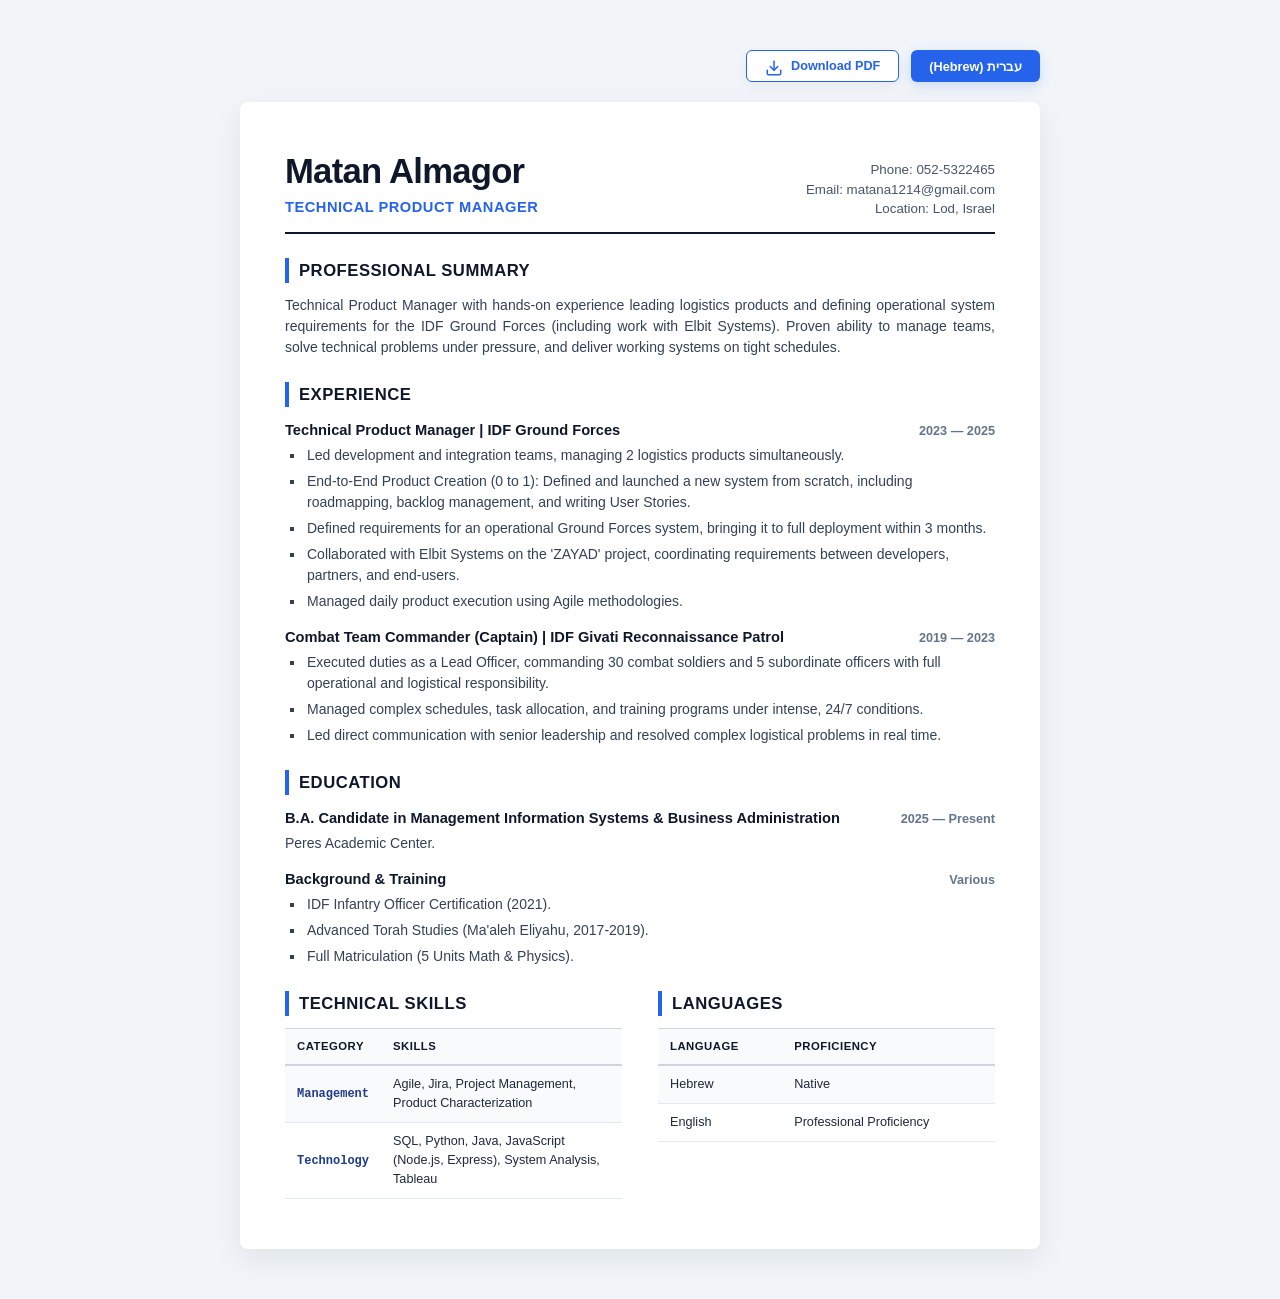
<file: index.html>
<!doctype html>
<html lang="en">
  <head>
    <meta charset="UTF-8" />
    <meta name="viewport" content="width=device-width, initial-scale=1.0" />
    <title>Matan Almagor - Resume</title>
    <link rel="stylesheet" href="cv.css?v=2" />
    <script src="cv.js?v=2"></script>
  </head>
  <body onload="renderCV()">
    <div class="actions-container">
      <button
        class="action-btn download-btn"
        id="btn-download-pdf"
        onclick="downloadPDF()"
      ></button>
      <button
        class="action-btn lang-btn"
        id="btn-toggle-lang"
        onclick="toggleLanguage()"
      >
        עברית (Hebrew)
      </button>
    </div>

    <div class="cv-page" id="cv-root">
      <div id="cv-content"></div>
    </div>
  </body>
</html>
</file>
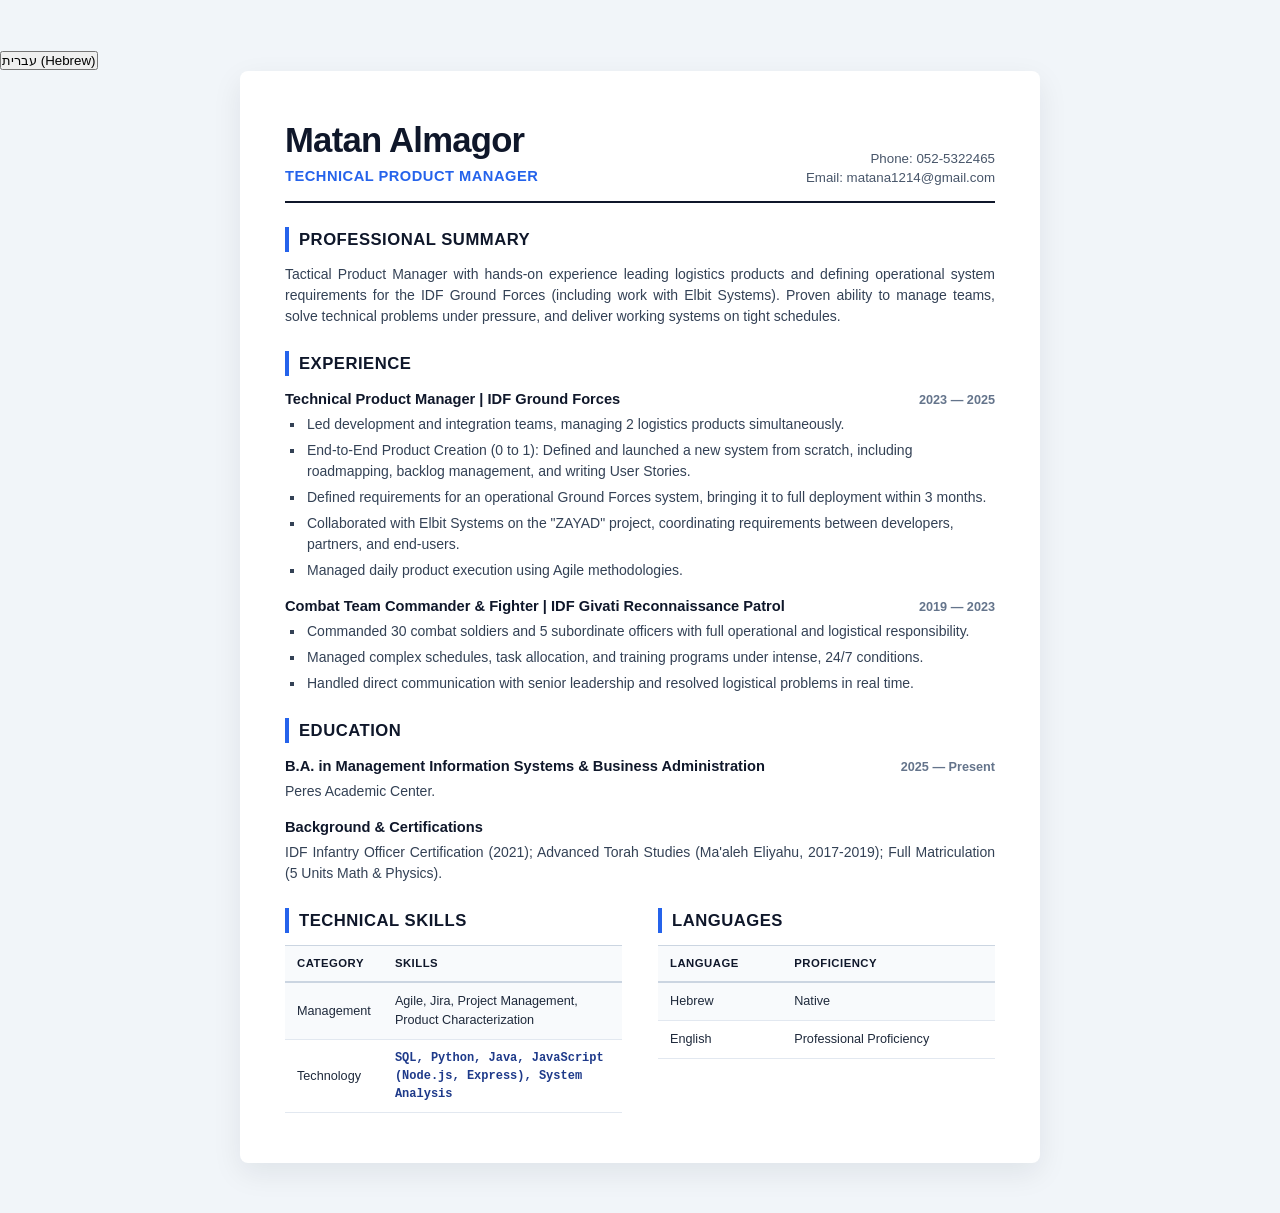
<file: cv.html>
<!doctype html>
<html lang="en">
  <head>
    <meta charset="UTF-8" />
    <meta name="viewport" content="width=device-width, initial-scale=1.0" />
    <title>Matan Almagor - Resume</title>
    <link rel="stylesheet" href="cv.css" />
    <script src="cv.js"></script>
  </head>
  <body>
    <div class="lang-switcher-container">
      <button
        class="lang-switcher-btn"
        id="btn-toggle-lang"
        onclick="toggleLanguage()"
      >
        עברית (Hebrew)
      </button>
    </div>

    <div class="cv-page" id="cv-root">
      <div id="cv-content">
        <div class="header-table" dir="ltr">
          <div class="header-cell-left">
            <h1>Matan Almagor</h1>
            <div class="subtitle">Technical Product Manager</div>
          </div>
          <div class="header-cell-right">
            <div>Phone: 052-5322465</div>
            <div>Email: matana1214@gmail.com</div>
          </div>
        </div>

        <div class="section-block" dir="ltr">
          <h2>Professional Summary</h2>
          <p>
            Tactical Product Manager with hands-on experience leading logistics
            products and defining operational system requirements for the IDF
            Ground Forces (including work with Elbit Systems). Proven ability to
            manage teams, solve technical problems under pressure, and deliver
            working systems on tight schedules.
          </p>
        </div>

        <div class="section-block" dir="ltr">
          <h2>Experience</h2>
          <div class="item-block">
            <div class="item-title-row">
              <span class="item-title"
                >Technical Product Manager | IDF Ground Forces</span
              >
              <span class="item-date">2023 — 2025</span>
            </div>
            <ul class="bullet-list">
              <li>
                Led development and integration teams, managing 2 logistics
                products simultaneously.
              </li>
              <li>
                End-to-End Product Creation (0 to 1): Defined and launched a new
                system from scratch, including roadmapping, backlog management,
                and writing User Stories.
              </li>
              <li>
                Defined requirements for an operational Ground Forces system,
                bringing it to full deployment within 3 months.
              </li>
              <li>
                Collaborated with Elbit Systems on the "ZAYAD" project,
                coordinating requirements between developers, partners, and
                end-users.
              </li>
              <li>
                Managed daily product execution using Agile methodologies.
              </li>
            </ul>
          </div>
          <div class="item-block">
            <div class="item-title-row">
              <span class="item-title"
                >Combat Team Commander & Fighter | IDF Givati Reconnaissance
                Patrol</span
              >
              <span class="item-date">2019 — 2023</span>
            </div>
            <ul class="bullet-list">
              <li>
                Commanded 30 combat soldiers and 5 subordinate officers with
                full operational and logistical responsibility.
              </li>
              <li>
                Managed complex schedules, task allocation, and training
                programs under intense, 24/7 conditions.
              </li>
              <li>
                Handled direct communication with senior leadership and resolved
                logistical problems in real time.
              </li>
            </ul>
          </div>
        </div>

        <div class="section-block" dir="ltr">
          <h2>Education</h2>
          <div class="item-block">
            <div class="item-title-row">
              <span class="item-title"
                >B.A. in Management Information Systems & Business
                Administration</span
              >
              <span class="item-date">2025 — Present</span>
            </div>
            <p style="margin-top: 4px">Peres Academic Center.</p>
          </div>
          <div class="item-block">
            <div class="item-title-row">
              <span class="item-title">Background & Certifications</span>
            </div>
            <p style="margin-top: 4px">
              IDF Infantry Officer Certification (2021); Advanced Torah Studies
              (Ma'aleh Eliyahu, 2017-2019); Full Matriculation (5 Units Math &
              Physics).
            </p>
          </div>
        </div>

        <div class="tables-layout" dir="ltr">
          <div class="table-col table-col-left">
            <h2>Technical Skills</h2>
            <table>
              <tr>
                <th>Category</th>
                <th>Skills</th>
              </tr>
              <tr>
                <td>Management</td>
                <td>
                  Agile, Jira, Project Management, Product Characterization
                </td>
              </tr>
              <tr>
                <td>Technology</td>
                <td class="tech-font">
                  SQL, Python, Java, JavaScript (Node.js, Express), System
                  Analysis
                </td>
              </tr>
            </table>
          </div>
          <div class="table-col table-col-right">
            <h2>Languages</h2>
            <table>
              <tr>
                <th>Language</th>
                <th>Proficiency</th>
              </tr>
              <tr>
                <td>Hebrew</td>
                <td>Native</td>
              </tr>
              <tr>
                <td>English</td>
                <td>Professional Proficiency</td>
              </tr>
            </table>
          </div>
        </div>
      </div>
    </div>
  </body>
</html>
</file>
<file: cv.css>
/* Modern Minimalist & Professional Print Palette */
@page {
  size: A4;
  margin: 18mm 16mm;
  background-color: #ffffff;
}

* {
  box-sizing: border-box;
  margin: 0;
  padding: 0;
}

/* Browser View Page Wrapping - Centered A4 mockup with premium shadow */
body {
  font-family:
    -apple-system, BlinkMacSystemFont, "Segoe UI", Roboto, Helvetica, Arial,
    sans-serif;
  color: #1e293b;
  background-color: #f1f5f9; /* Sleek light grey slate background for web viewing */
  padding: 50px 0;
  line-height: 1.5;
  font-size: 10.5pt;
}

/* Actions Container (Language + Download) */
.actions-container {
  width: 800px;
  margin: 0 auto 20px auto;
  display: flex;
  justify-content: flex-end;
  gap: 12px;
}

.action-btn {
  display: flex;
  align-items: center;
  gap: 8px;
  border: none;
  padding: 8px 18px;
  font-size: 9.5pt;
  font-weight: 600;
  border-radius: 6px;
  cursor: pointer;
  transition: all 0.2s ease;
  font-family: inherit;
}

/* Language Button Style */
.lang-btn {
  background-color: #2563eb;
  color: #ffffff;
  box-shadow: 0 4px 12px rgba(37, 99, 235, 0.18);
}

.lang-btn:hover {
  background-color: #1d4ed8;
  box-shadow: 0 6px 16px rgba(37, 99, 235, 0.25);
}

/* Download Button Style */
.download-btn {
  background-color: #ffffff;
  color: #2563eb;
  border: 1px solid #2563eb;
  box-shadow: 0 4px 12px rgba(15, 23, 42, 0.05);
}

.download-btn:hover {
  background-color: #eff6ff;
  border-color: #1d4ed8;
  color: #1d4ed8;
}

.cv-page {
  background-color: #ffffff;
  width: 800px;
  margin: 0 auto;
  padding: 50px 45px;
  box-shadow: 0 10px 30px rgba(15, 23, 42, 0.08);
  border-radius: 8px;
}

/* Layout Architecture using Tables */
.header-table {
  display: table;
  width: 100%;
  border-bottom: 2px solid #0f172a;
  padding-bottom: 14px;
  margin-bottom: 24px;
}

.header-cell-left {
  display: table-cell;
  vertical-align: bottom;
  width: 55%;
}

.header-cell-right {
  display: table-cell;
  vertical-align: bottom;
  width: 45%;
  text-align: right;
  font-size: 10pt;
  color: #475569;
  line-height: 1.45;
  font-weight: 500;
}

[dir="rtl"] .header-cell-left {
  text-align: right;
}

[dir="rtl"] .header-cell-right {
  text-align: left;
}

h1 {
  font-size: 26pt;
  font-weight: 800;
  color: #0f172a;
  letter-spacing: -0.75px;
  line-height: 1.1;
}

.subtitle {
  font-size: 11pt;
  color: #2563eb;
  font-weight: 600;
  text-transform: uppercase;
  letter-spacing: 0.5px;
  margin-top: 6px;
}

/* Section Block Architecture */
.section-block {
  margin-bottom: 24px;
  display: block;
}

h2 {
  font-size: 12.5pt;
  letter-spacing: 0.5px;
  color: #0f172a;
  font-weight: 700;
  border-left: 4px solid #2563eb;
  padding-left: 10px;
  margin-bottom: 12px;
  text-transform: uppercase;
}

/* RTL Specific adjustments for headers */
[dir="rtl"] h2 {
  border-left: none;
  border-right: 4px solid #2563eb;
  padding-left: 0;
  padding-right: 10px;
}

p {
  color: #334155;
  text-align: justify;
}

/* Item blocks for Jobs & Education */
.item-block {
  margin-bottom: 14px;
  display: block;
}

.item-title-row {
  display: table;
  width: 100%;
  margin-bottom: 4px;
}

.item-title {
  display: table-cell;
  font-weight: 700;
  color: #0f172a;
  font-size: 11pt;
}

.item-date {
  display: table-cell;
  text-align: right;
  color: #64748b;
  font-size: 9.5pt;
  font-weight: 600;
}

[dir="rtl"] .item-date {
  text-align: left;
}

.bullet-list {
  list-style-type: square;
  margin-left: 20px;
  margin-right: 0;
  color: #334155;
}

[dir="rtl"] .bullet-list {
  margin-left: 0;
  margin-right: 20px;
}

.bullet-list li {
  margin-bottom: 5px;
  padding-left: 2px;
}

/* Skill & Language Parallel Tables Layout */
.tables-layout {
  display: table;
  width: 100%;
  margin-top: 20px;
}

.table-col {
  display: table-cell;
  width: 50%;
  vertical-align: top;
}

[dir="ltr"] .table-col-left {
  padding-right: 18px;
}
[dir="ltr"] .table-col-right {
  padding-left: 18px;
}
[dir="rtl"] .table-col-left {
  padding-left: 18px;
}
[dir="rtl"] .table-col-right {
  padding-right: 18px;
}

table {
  width: 100%;
  border-collapse: collapse;
  font-size: 9.5pt;
  margin-top: 6px;
}

th,
td {
  padding: 9px 12px;
  text-align: left;
  border-bottom: 1px solid #e2e8f0;
}

[dir="rtl"] th,
[dir="rtl"] td {
  text-align: right;
}

th {
  background-color: #f8fafc;
  color: #0f172a;
  font-weight: 700;
  border-top: 1px solid #cbd5e1;
  border-bottom: 2px solid #cbd5e1;
  text-transform: uppercase;
  font-size: 8.5pt;
  letter-spacing: 0.5px;
}

tr:nth-child(even) td {
  background-color: #f8fafc;
}

.tech-font {
  font-family: ui-monospace, SFMono-Regular, Menlo, Monaco, Consolas, monospace;
  font-weight: 600;
  color: #1e3a8a;
  font-size: 9pt;
}

/* Flawless print override stylesheet */
@media print {
  body {
    background-color: #ffffff;
    padding: 0;
  }
  /* מסתיר את הכפתורים בעת הדפסה/שמירה כ-PDF */
  .actions-container {
    display: none !important;
  }
  .cv-page {
    width: 100%;
    margin: 0;
    padding: 0;
    box-shadow: none;
    border-radius: 0;
  }
}

@media (max-width: 760px) {
  body {
    padding: 18px 0 24px;
    font-size: 10pt;
  }

  .actions-container {
    width: auto;
    margin: 0 16px 18px;
    flex-direction: column;
  }

  .action-btn {
    width: 100%;
    justify-content: center;
    font-size: 10.5pt;
    padding: 12px 16px;
  }

  .cv-page {
    width: calc(100% - 32px);
    margin: 0 auto;
    padding: 22px 18px;
    box-shadow: 0 8px 20px rgba(15, 23, 42, 0.08);
    border-radius: 16px;
  }

  .header-table,
  .item-title-row,
  .tables-layout {
    display: block;
    width: 100%;
  }

  .header-cell-left,
  .header-cell-right,
  .table-col,
  .item-title,
  .item-date {
    display: block;
    width: 100%;
  }

  .header-cell-right {
    margin-top: 16px;
    text-align: left;
  }

  [dir="rtl"] .header-cell-right {
    text-align: right;
  }

  .item-title {
    font-size: 10.5pt;
    margin-bottom: 6px;
  }

  .item-date {
    margin-top: 4px;
    text-align: left;
  }

  [dir="rtl"] .item-date {
    text-align: right;
  }

  .bullet-list {
    margin-left: 18px;
    margin-right: 0;
  }

  [dir="rtl"] .bullet-list {
    margin-left: 0;
    margin-right: 18px;
  }

  .table-col {
    padding: 0;
    margin-bottom: 18px;
  }

  table {
    font-size: 9pt;
  }

  th,
  td {
    padding: 10px 10px;
  }

  h1 {
    font-size: 22pt;
  }

  h2 {
    font-size: 11pt;
    padding-left: 8px;
    padding-right: 8px;
  }

  .subtitle {
    font-size: 10pt;
  }
}
</file>
